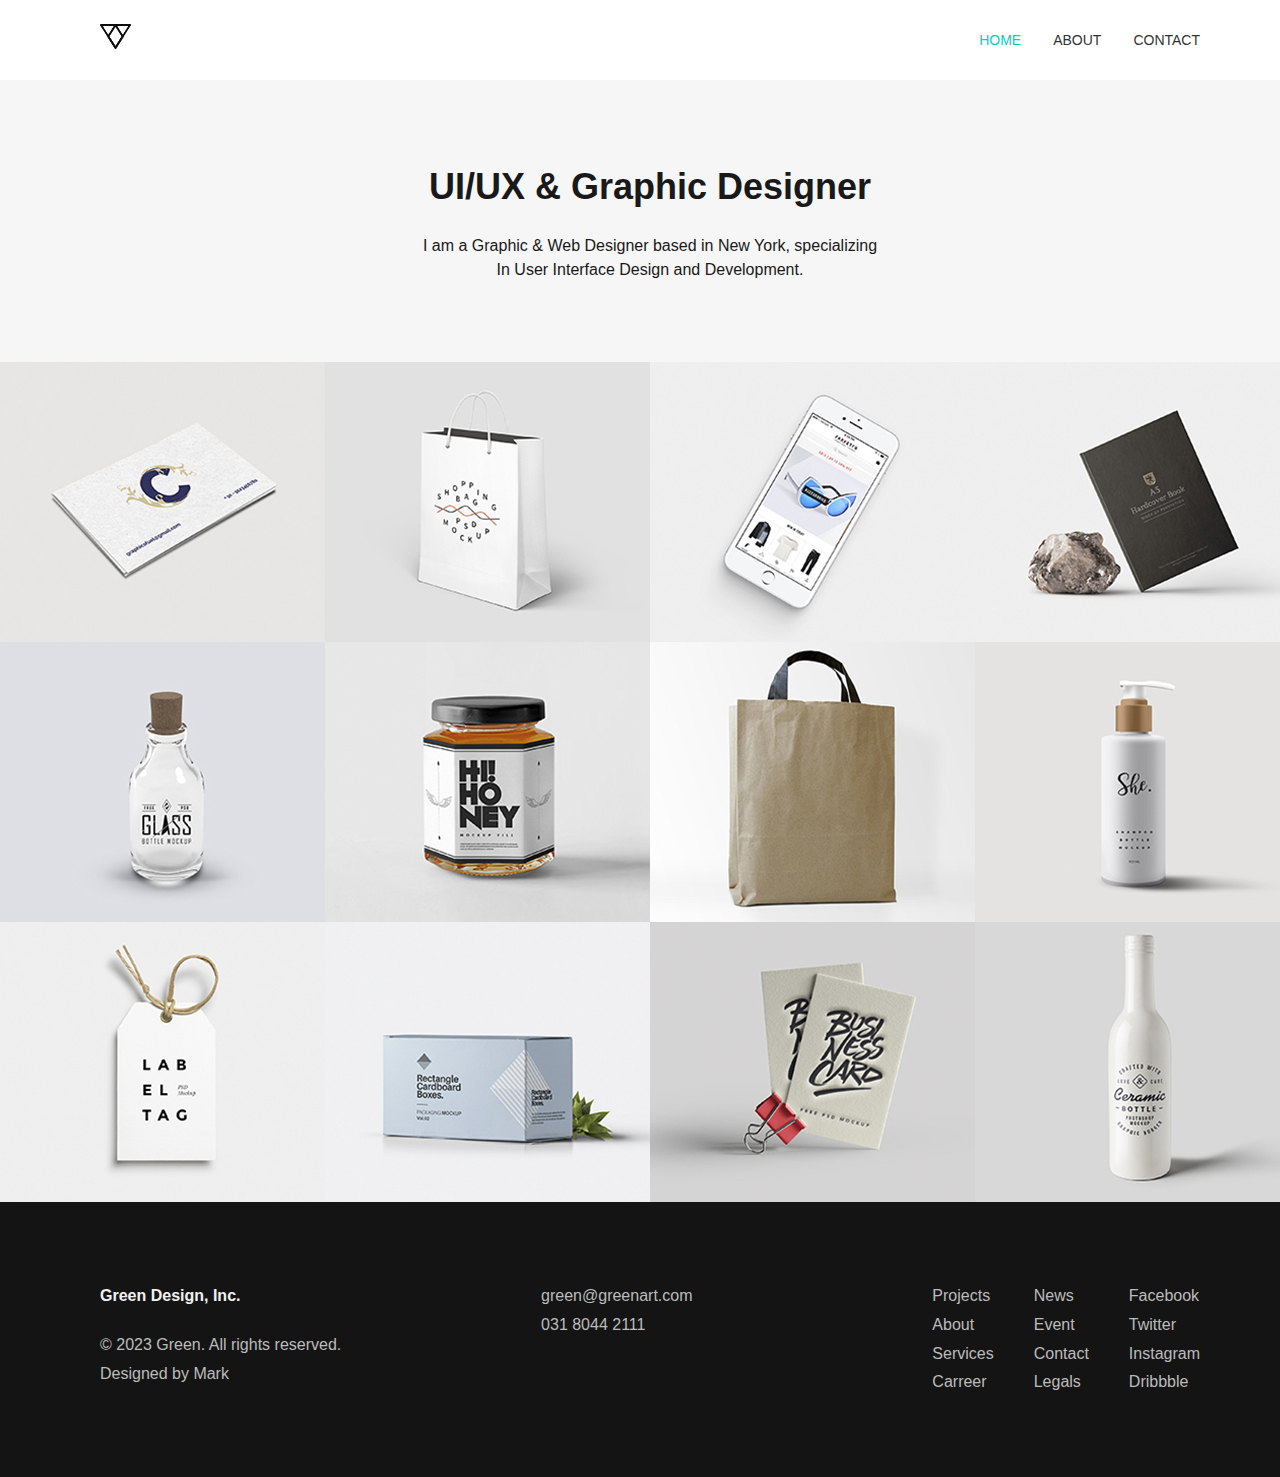
<file: index.html>
<!DOCTYPE html>
<html>

<head>
  <meta charset="UTF-8">
  <meta http-equiv="X-UA-Compatible" content="IE=edge">
  <title>홈페이지연습</title>
  <!--css링크-->
  <link href="css/header.css" rel="stylesheet">
  <link href="css/home.css" rel="stylesheet">
  <link href="css/footer.css" rel="stylesheet">

</head>

<body>
  <header>
    <div class="wrap">
      <div class="logo">
        <a href="index.html"><img src="img/logo.png" alt="logo"></a>
      </div>
      <ul class="gnb">
        <li class="on"><a href="index.html">HOME</a></li>
        <li><a href="about.html">ABOUT</a></li>
        <li><a href="contact.html">CONTACT</a></li>
      </ul>
    </div>
  </header>
  <main>
    <section id="banner">
      <h1>UI/UX &amp; Graphic Designer</h1>
      <p>I am a Graphic & Web Designer based in New York, specializing<br> In User Interface Design and Development.</p>
    </section>
    <section id="work" class="wrap">
      <article class="box">
        <img src="img/image01.jpg" alt="">
      </article>
      <article class="box">
        <img src="img/image02.jpg" alt="">
      </article>
      <article class="box">
        <img src="img/image03.jpg" alt="">
      </article>
      <article class="box">
        <img src="img/image04.jpg" alt="">
      </article>
      <article class="box">
        <img src="img/image05.jpg" alt="">
      </article>
      <article class="box">
        <img src="img/image06.jpg" alt="">
      </article>
      <article class="box">
        <img src="img/image07.jpg" alt="">
      </article>
      <article class="box">
        <img src="img/image08.jpg" alt="">
      </article>
      <article class="box">
        <img src="img/image09.jpg" alt="">
      </article>
      <article class="box">
        <img src="img/image10.jpg" alt="">
      </article>
      <article class="box">
        <img src="img/image11.jpg" alt="">
      </article>
      <article class="box">
        <img src="img/image12.jpg" alt="">
      </article>
    </section>
  </main>
  <footer>
    <div class="wrap">
      <div class="author">
        <h1>Green Design, Inc.</h1>
        <p>&copy; 2023 Green. All rights reserved.
          <br>
          Designed by Mark
        </p>
      </div>
      <div class="address">
        <p>green@greenart.com</p>
        <p>031 8044 2111</p>
      </div>
      <div class="menu">
        <ul>
          <li><a href="#">Projects</a></li>
          <li><a href="#">About</a></li>
          <li><a href="#">Services</a></li>
          <li><a href="#">Carreer</a></li>
        </ul>
        <ul>
          <li><a href="#">News</a></li>
          <li><a href="#">Event</a></li>
          <li><a href="#">Contact</a></li>
          <li><a href="#">Legals</a></li>
        </ul>
        <ul>
          <li><a href="#">Facebook</a></li>
          <li><a href="#">Twitter</a></li>
          <li><a href="#">Instagram</a></li>
          <li><a href="#">Dribbble</a></li>
        </ul>
      </div>   
  </div>
  </footer>
</body>
</html>
</file>
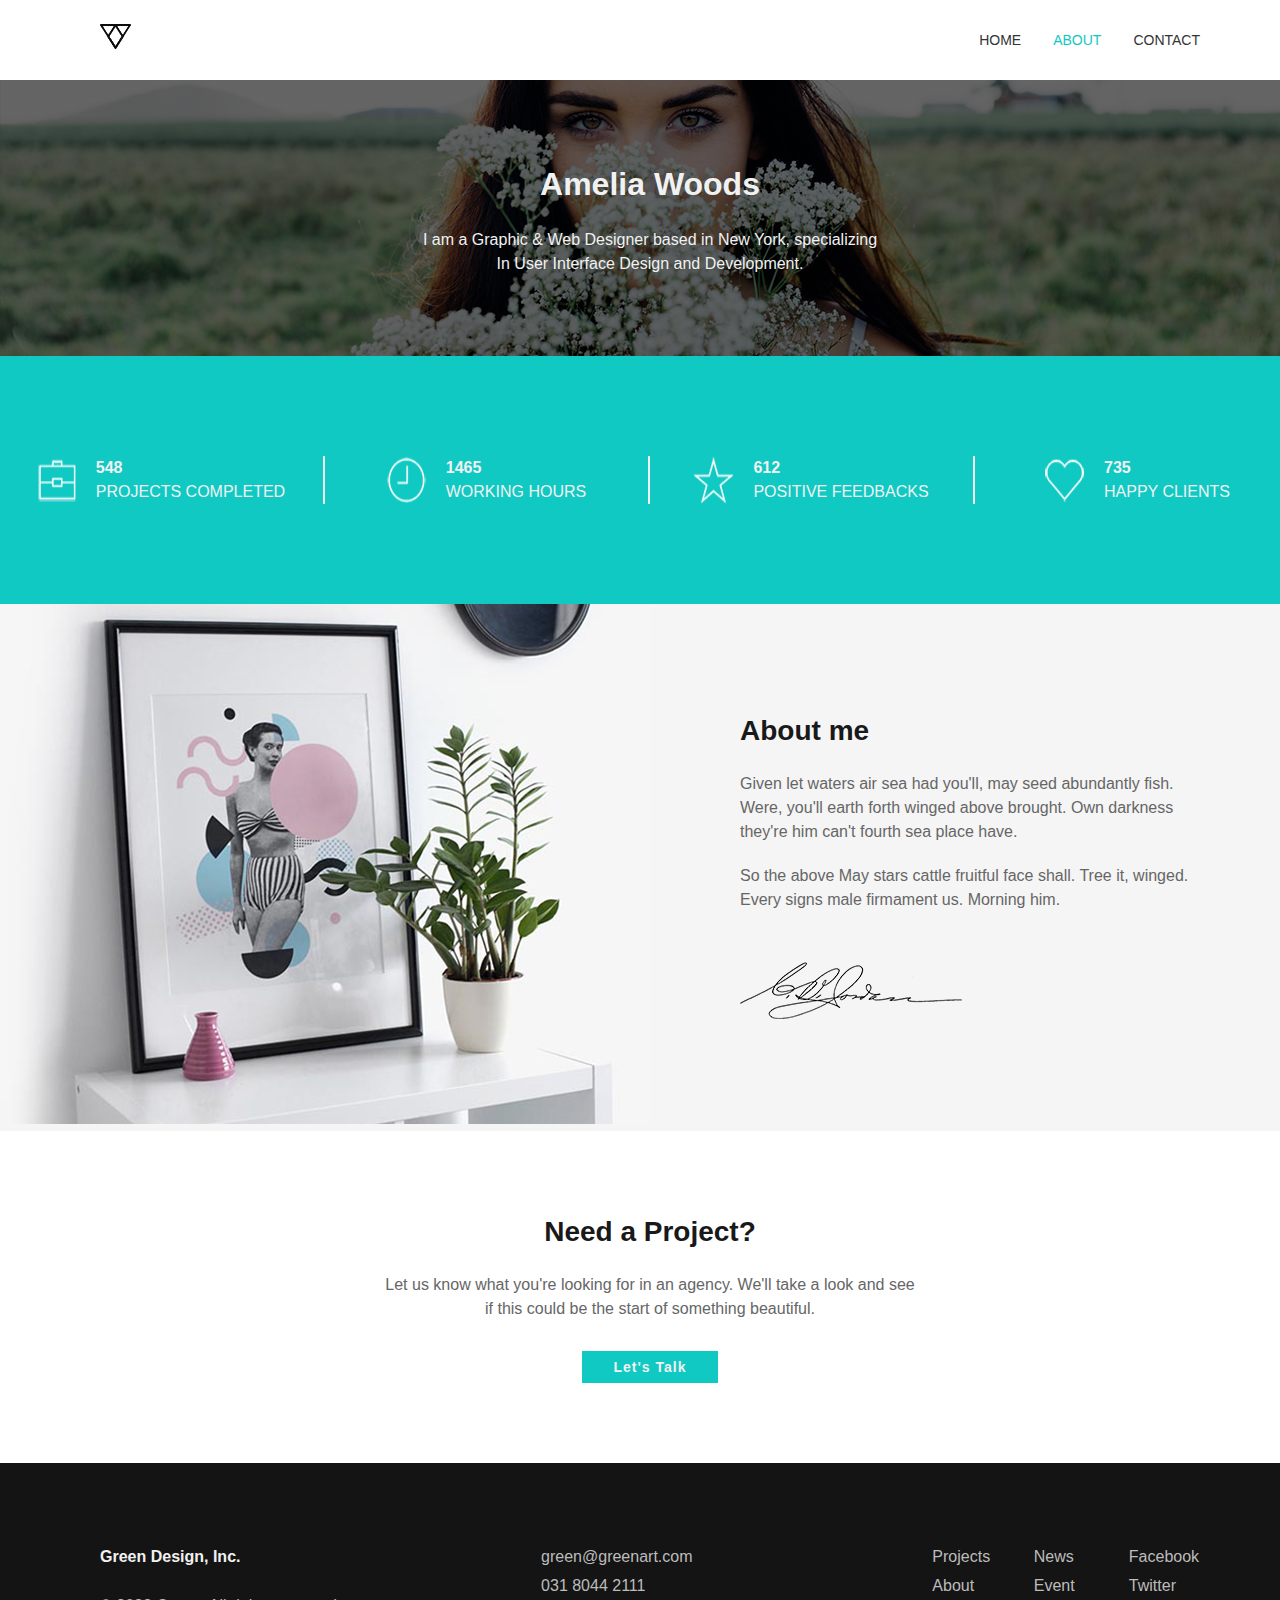
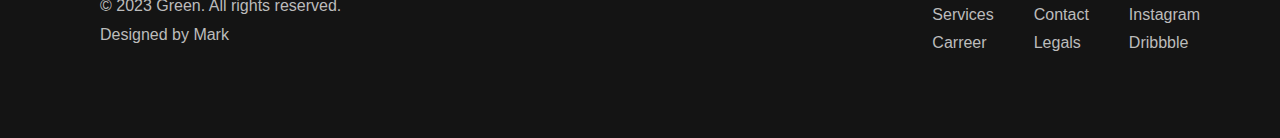
<file: about.html>
<!DOCTYPE html>
<html>

<head>
  <meta charset="UTF-8">
  <meta http-equiv="X-UA-Compatible" content="IE=edge">
  <title>홈페이지연습</title>
  <!--css링크-->
  <link href="css/header.css" rel="stylesheet">
  <link href="css/about.css" rel="stylesheet">
  <link href="css/footer.css" rel="stylesheet">

</head>

<body>
  <header>
    <div class="wrap">
      <div class="logo">
        <a href="index.html"><img src="img/logo.png" alt="logo"></a>
      </div>
      <ul class="gnb">
        <li><a href="index.html">HOME</a></li>
        <li class="on"><a href="about.html">ABOUT</a></li>
        <li><a href="contact.html">CONTACT</a></li>
      </ul>
    </div>
  </header>
  <main>
    <section id="banner">
      <h1>Amelia Woods</h1>
      <p>I am a Graphic & Web Designer based in New York, specializing<br> In User Interface Design and Development.
      </p>
    </section>
    <section id="numbers">
      <div class="wrap">
        <article class="box">
          <img src="img/bag.png" alt="">
          <p>
            <b>548</b></br>
            PROJECTS COMPLETED
          </p>
        </article>
        <article class="box">
          <img src="img/clock.png" alt="">
          <p>
            <b>1465</b></br>
            WORKING HOURS
          </p>
        </article>
        <article class="box">
          <img src="img/star.png" alt="">
          <p>
            <b>612</b></br>
            POSITIVE FEEDBACKS
          </p>
        </article>
        <article class="box">
          <img src="img/heart.png" alt="">
          <p>
            <b>735</b></br>
            HAPPY CLIENTS
          </p>
        </article>
      </div>
    </section>
    <section id="about_me">
      <div class="wrap">
        <div class="LargeImg">
          <img src="img/about_me.jpg" alt="">
        </div>
        <div class="txt">
          <h1>About me</h1>
          <p>
            Given let waters air sea had you'll, may seed abundantly fish. Were, you'll earth forth winged above brought. Own darkness they're him can't fourth sea place have.
            </p>
            <p>
            So the above May stars cattle fruitful face shall. Tree it, winged. Every signs male firmament us. Morning him.
          </p>
          <img class="sign" src="img/sign.png" alt="">
        </div>
      </div>
    </section>
    <section id="projects">
      <h1>Need a Project?</h1>
      <p>Let us know what you're looking for in an agency. We'll take a look and see <br>
      if this could be the start of something beautiful.
    </p>
    <button type="button">Let's Talk</button>
    </section>
  </main>
  <footer>
    <div class="wrap">
      <div class="author">
        <h1>Green Design, Inc.</h1>
        <p>&copy; 2023 Green. All rights reserved.
          <br>
          Designed by Mark
        </p>
      </div>
      <div class="address">
        <p>green@greenart.com</p>
        <p>031 8044 2111</p>
      </div>
      <div class="menu">
        <ul>
          <li><a href="#">Projects</a></li>
          <li><a href="#">About</a></li>
          <li><a href="#">Services</a></li>
          <li><a href="#">Carreer</a></li>
        </ul>
        <ul>
          <li><a href="#">News</a></li>
          <li><a href="#">Event</a></li>
          <li><a href="#">Contact</a></li>
          <li><a href="#">Legals</a></li>
        </ul>
        <ul>
          <li><a href="#">Facebook</a></li>
          <li><a href="#">Twitter</a></li>
          <li><a href="#">Instagram</a></li>
          <li><a href="#">Dribbble</a></li>
        </ul>
      </div>   
  </div>
  </footer>
</body>
</html>
</file>
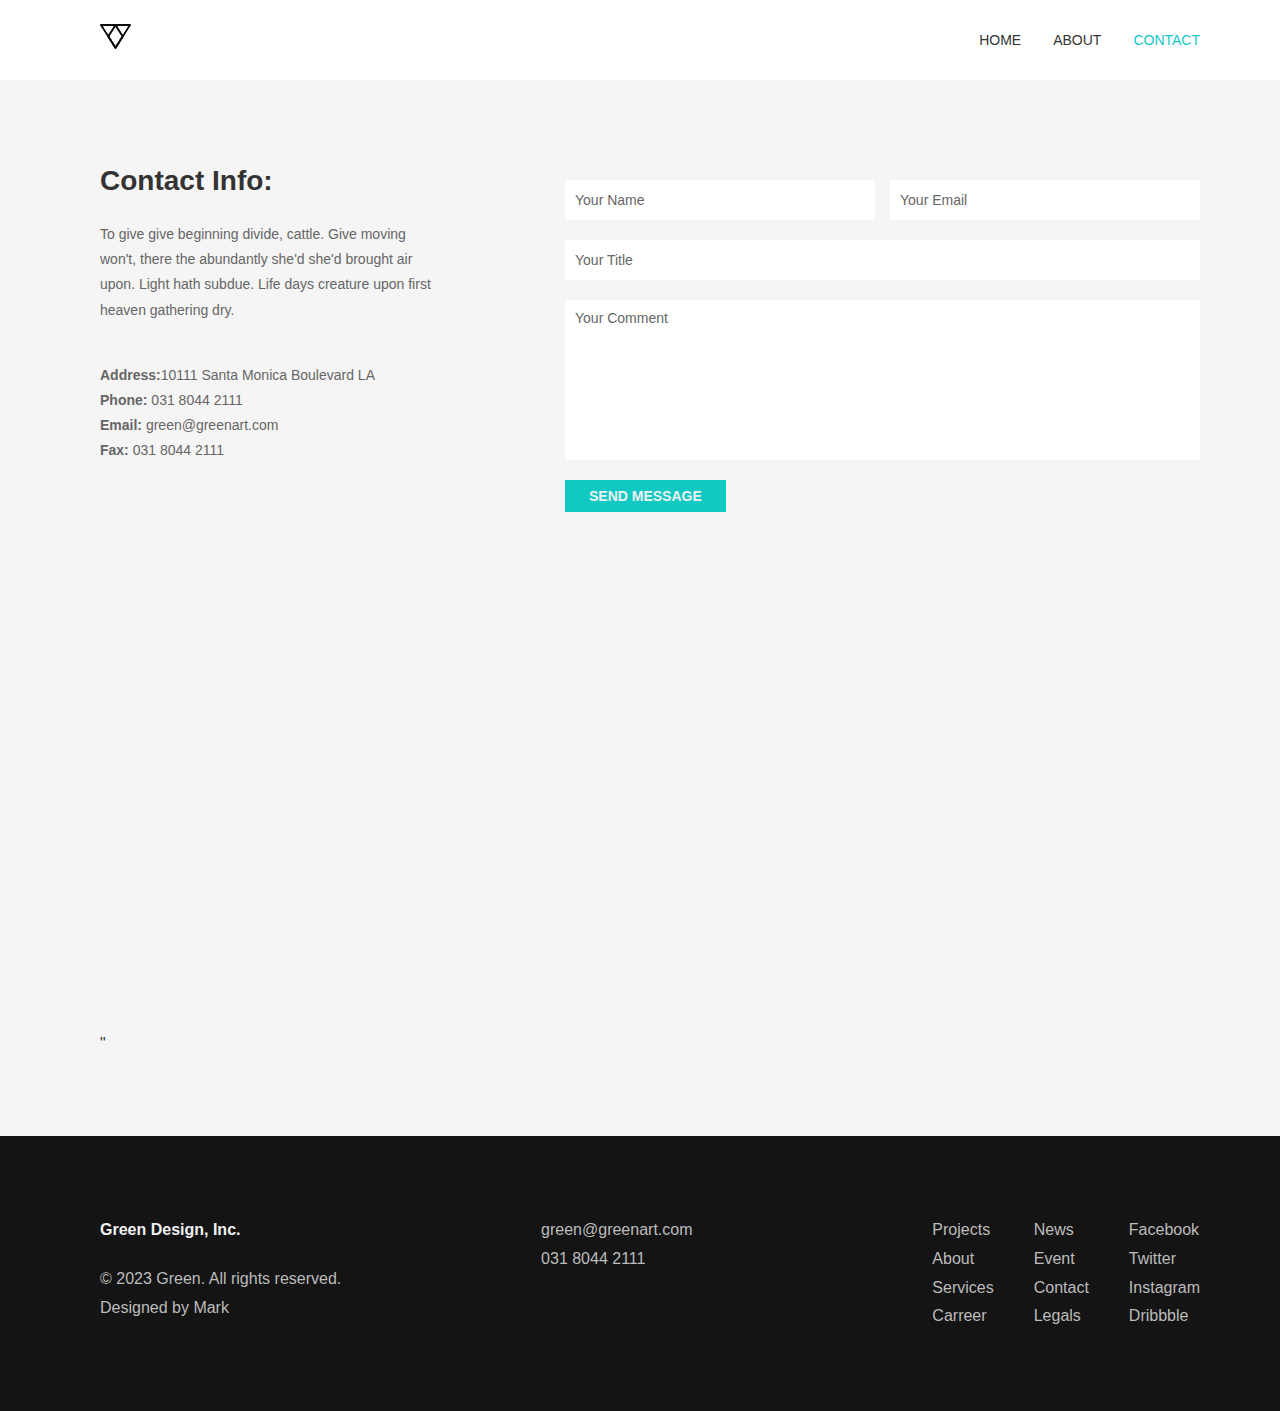
<file: contact.html>
<!DOCTYPE html>
<html>

<head>
  <meta charset="UTF-8">
  <meta http-equiv="X-UA-Compatible" content="IE=edge">
  <title>홈페이지연습</title>
  <!--css링크-->
  <link href="css/header.css" rel="stylesheet">
  <link href="css/contact.css" rel="stylesheet">
  <link href="css/footer.css" rel="stylesheet">

</head>

<body>
  <header>
    <div class="wrap">
      <div class="logo">
        <a href="index.html"><img src="img/logo.png" alt="logo"></a>
      </div>
      <ul class="gnb">
        <li><a href="index.html">HOME</a></li>
        <li><a href="about.html">ABOUT</a></li>
        <li class="on"><a href="contact.html">CONTACT</a></li>
      </ul>
    </div>
  </header>
  <main>
    <section id="contact">
      <div class="wrap">
        <div class="info">
          <h1>Contact Info:</h1>
          <p class="txt">
            To give give beginning divide, cattle. Give moving 
            won't, there the abundantly she'd she'd brought air 
            upon. Light hath subdue. Life days creature upon 
            first heaven gathering dry.
          </p>
          <p class="address">
            <b>Address:</b>10111 Santa Monica Boulevard LA
          </p>
          <p class="phone">
            <b>Phone:</b> 031 8044 2111
          </p>
          <p class="email">
            <b>Email:</b> green@greenart.com
          </p>
          <p class="fax">
            <b>Fax:</b> 031 8044 2111
          </p>
        </div>
        <form class="contact">
          <input type="text" placeholder="Your Name">
          <input type="text" placeholder="Your Email">
          <input type="text" placeholder="Your Title">
          <textarea placeholder="Your Comment"></textarea>
          <input type="submit" value="SEND MESSAGE">
        </form>
        <iframe src="https://www.google.com/maps/embed?pb=!1m18!1m12!1m3!1d12692.285827435884!2d126.82866022884848!3d37.317135020719725!2m3!1f0!2f0!3f0!3m2!1i1024!2i768!4f13.1!3m3!1m2!1s0x357b6f1b9976bc0b%3A0xdd81061eb4f2ef1d!2z6re466aw7Lu07ZOo7YSw7JWE7Lm0642w66-4IOyViOyCsOy6oO2NvOyKpA!5e0!3m2!1sko!2skr!4v1686883835528!5m2!1sko!2skr" width="1100" height="440" style="border:0;" allowfullscreen="" loading="lazy" referrerpolicy="no-referrer-when-downgrade"></iframe>"
      </div>
    </section>
  </main>
  <footer>
    <div class="wrap">
      <div class="author">
        <h1>Green Design, Inc.</h1>
        <p>&copy; 2023 Green. All rights reserved.
          <br>
          Designed by Mark
        </p>
      </div>
      <div class="address">
        <p>green@greenart.com</p>
        <p>031 8044 2111</p>
      </div>
      <div class="menu">
        <ul>
          <li><a href="#">Projects</a></li>
          <li><a href="#">About</a></li>
          <li><a href="#">Services</a></li>
          <li><a href="#">Carreer</a></li>
        </ul>
        <ul>
          <li><a href="#">News</a></li>
          <li><a href="#">Event</a></li>
          <li><a href="#">Contact</a></li>
          <li><a href="#">Legals</a></li>
        </ul>
        <ul>
          <li><a href="#">Facebook</a></li>
          <li><a href="#">Twitter</a></li>
          <li><a href="#">Instagram</a></li>
          <li><a href="#">Dribbble</a></li>
        </ul>
      </div>   
  </div>
  </footer>
</body>
</html>
</file>
<file: css/header.css>
*{margin: 0;padding: 0;box-sizing: border-box;}
ul,ol{list-style: none;}
a{text-decoration: none; color: inherit;}
body{
  font-family: Verdana, Geneva, Tahoma, sans-serif;
  color: #333;
  font-size: 16px;
  line-height: 1.5;
}
.wrap{
  width: 1300px;
  margin: auto;
}
::placeholder{/*placeholder의 스타일 변경*/
  font-family: Verdana, Geneva, Tahoma, sans-serif;
  color: #666;
  font-weight: normal;
  font-size: 14px;
}
/*===============================*/
header{
  min-width: 1300px;
  height:80px;
  background-color: #fff;
  box-shadow: 0 2px 3px rgba(0,0,0,0.2);
}
header > .wrap{
  width: 1100px;
  height: 80px;
  margin: auto;
  display: flex;
  justify-content: space-between;
  align-items: center;
}
.gnb{
  display: flex;
}
.gnb > li{
  margin-left: 32px;
  font-size:14px;
}
.gnb > li.on{
  color: #10c9c3
}
</file>
<file: css/home.css>
/*banner*/
#banner{
  min-width: 1300px;
  padding:80px 0;
  text-align: center;
  background-color: #f6f6f6;
  color: #191919;
}
#banner > h1{
  font-size: 36px;
  margin-bottom: 20px;
}

/*work*/
#work{
  display:flex;
  flex-wrap: wrap;
}
#work > .box{
  width: 325px;
  height: 280px;
  position: relative; /*pos:abs를 적용한 자식요소의 기준이 됨*/
  overflow: hidden; /*넘어가는 콘텐츠를 가려줌*/
}
#work > .box::after{/*가상요소*/
  content:"";
  position: absolute;
  top: 0; left: 0; bottom: 0; right: 0;
  cursor: pointer;
  background: rgba(16,201,195,0.6) url(../img/eye.png) no-repeat center;
  /*..은 상위폴더로 올라감*/
  transition: all 0.3s;/*변환효과*/
  opacity: 0;
  transform: scale(0) rotate(-720deg);
}
#work > .box:hover::after{/*.box에 마우스를 올리면 자손요소인 가상요소가 화면에 나타남*/
  opacity:1;
  transform: scale(1) rotate(0deg);
}
</file>
<file: css/footer.css>
footer{
  min-width: 1300px;
  background-color: #141414;
  color:#bcbcbc;
}
footer > .wrap{
  width: 1100px;
  padding: 80px 0;
  display: flex;
  justify-content: space-between;
  line-height: 1.8;
}
footer .author h1{
  font-size: 16px;
  margin-bottom: 20px;
  color:#f1f1f1;
}
footer .menu{
  display:flex;
}
footer .menu > ul{
  margin-left: 40px;
}
</file>
<file: css/about.css>
/*#banner*/
#banner{
  min-width: 1300px;
  padding: 80px 0;
  /*배경이미지와 그라디언트를 겹쳐서 사용할 수 있다.*/
  background: linear-gradient(0deg,rgba(0,0,0,0.6) 0%, rgba(0,0,0,0.6) 100%),url(../img/banner.jpg) center/cover;
  text-align: center;
  color: #f1f1f1;
}
#banner h1{
  font-size: 32px;
  margin-bottom: 20px;
}


/*numbers*/
#numbers{
  min-width: 1300px;
  background-color: #10c9c3;
  color: #f1f1f1;
}
#numbers > .wrap{
  padding:100px 0;
  display:flex;
}
#numbers .box{
  width:25%;
  display: flex;
  justify-content: center;
  border-right: 2px solid #f1f1f1;
}
#numbers .box:last-child{/*마지막요소의 border를 제거*/
  border:none;
}
#numbers .box img{
  margin-right: 20px;
}

/*about_me*/
#about_me{
  min-width: 1300px;
  background-color: #f5f5f5;
}
#about_me > .wrap{
  display: flex;
  align-items: center; /*교차축(세로축)으로 가운데정렬*/
}
.largeImg > img{display: block;}

#about_me .txt{
  padding: 0 90px;
}
#about_me .txt h1{
  font-size: 28px;
  color:#191919;
}
#about_me .txt p{
  margin: 20px 0;
  color:#666;
}
#about_me .txt .sign{margin-top: 30px;}

/*projects*/
#projects{
  min-width: 1300px;
  padding: 80px 0;
  text-align: center;
}
#projects > h1{
  font-size: 28px;
  color: #191919;
}
#projects > p{
  color:#666;
  margin: 20px 0 30px;
}
#projects > button{
  padding:8px 32px;
  background-color: #10c9c3;
  border: none;
  color: #f1f1f1;
  font-size: 14px;
  font-weight: bold;
  letter-spacing: 1px;
  cursor: pointer;
}
#projects > button:hover{
  background-color: #0ca49f;
}
</file>
<file: css/contact.css>
#contact{
  min-width: 1300px;
  background-color: #f5f5f5;
}
#contact > .wrap{
  width:1100px;
  padding: 80px 0;
  display: flex;
  flex-wrap: wrap;
  justify-content: space-between;
}
.info{
  width:340px;
}
.info > h1{
  font-size: 28px;
  color: #333;
}
.info > p{
  line-height: 1.8;
  font-size: 14px;
  color:#666;
}
.info > .txt{
  margin:20px 0 40px;
}
.contact{
  width:635px;
  margin:20px 0 80px;
  display: flex;
  flex-wrap: wrap;
  justify-content: space-between;
  align-content: flex-start; /*교차축(수직) 정렬을 상단에서부터로 설정*/
}
input[type=text]{
  width:310px;
  height: 40px;
  padding: 10px;
  background-color: #fff;
  border: none;
  outline: none;
  margin-bottom: 20px;
}
input:nth-child(3){
  width:635px;
}

textarea{
  width: 635px;
  height: 160px;
  background-color: #fff;
  border: none;
  outline: none;
  padding: 10px;
  font-size: 14px;
  color: #666;
  resize: none;
  margin-bottom: 20px;
}

input[type=submit]{
  padding:8px 24px;
  font-size: 14px;
  background-color: #10c9c3;
  border: none;
  color: #f1f1f1;
  font-weight: bold;
  cursor: pointer;
}
input[type=submit]:hover{
  background-color: #0ca49f;
}
</file>
